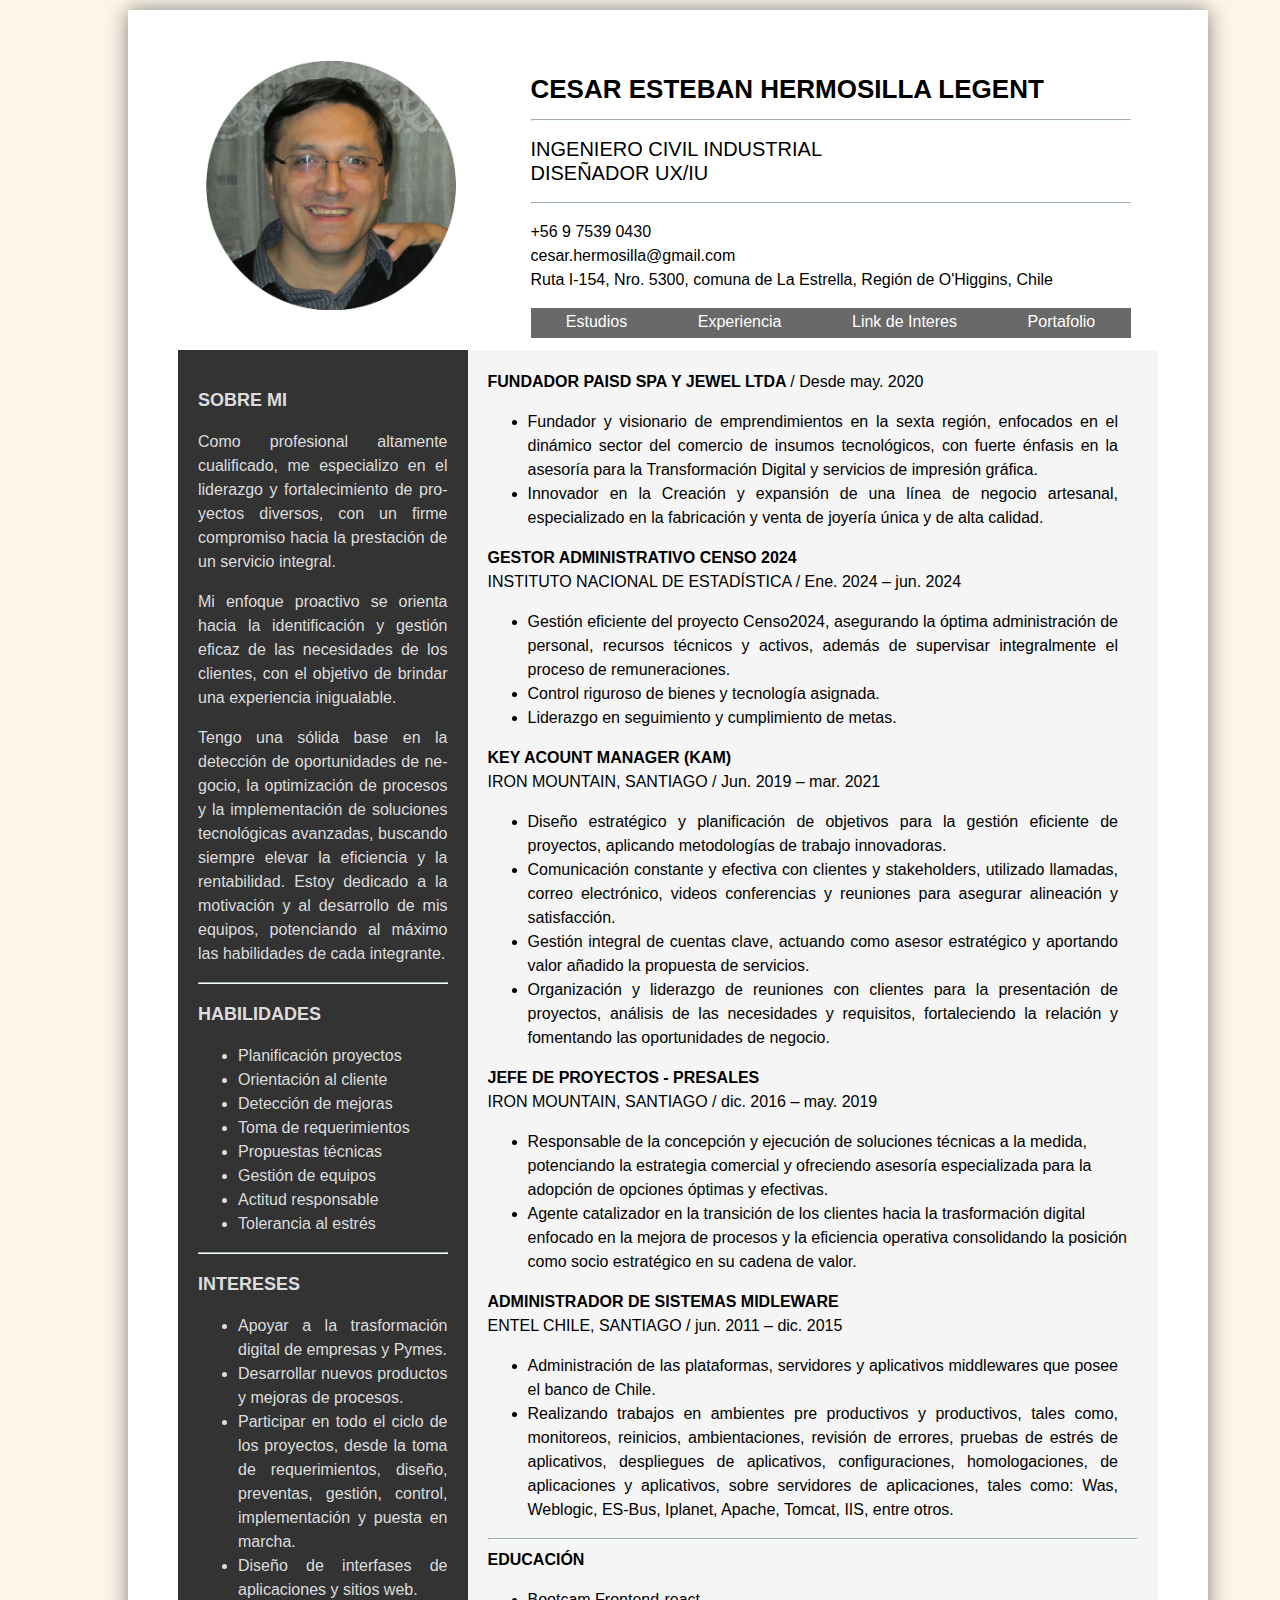
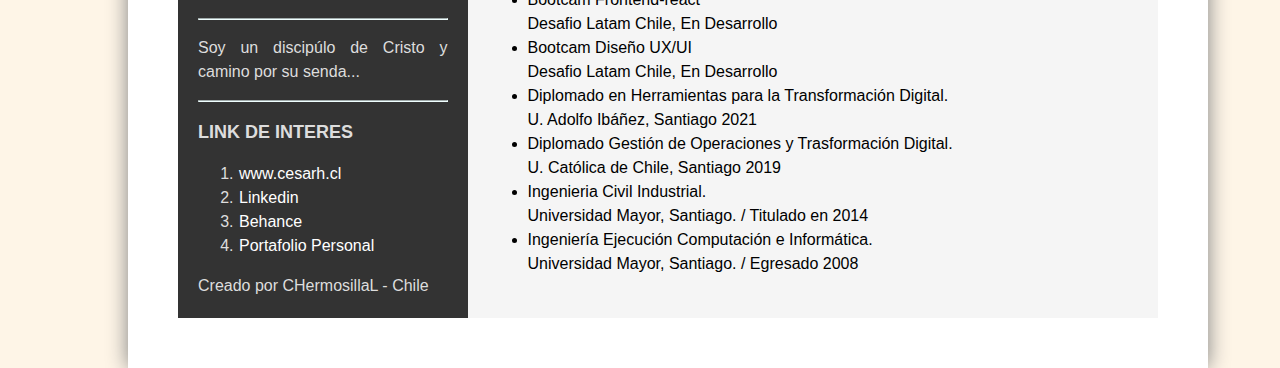
<file: index.html>
<!DOCTYPE html>
<html lang="es-cl">
<head>
    <meta charset="UTF-8">
    <meta name="viewport" content="whidt-device-width, initial-scale=1.0">
    <link rel="stylesheet" href="./assets/css/style.css">
    <title>Curriculum Cesar Hermosilla Legent</title>
    </head>
<body>
    <section class="contenedor">
        <header class="header">
            <div class="foto">
                <img src="./assets/img/chl.png" width="250" height="250" alt="Cesar Hermosilla" >
            </div>
            <navbar class="cabecera">
                <h1>CESAR ESTEBAN HERMOSILLA LEGENT</h1> <!-- Se agrega comentario y nombre de este hermosilla legent-->
                <hr>
                <h2>INGENIERO CIVIL INDUSTRIAL <br> DISEÑADOR UX/IU</h2>
                <hr>
                <p>
                    +56 9 7539 0430<br>cesar.hermosilla@gmail.com<br>
                    Ruta I-154, Nro. 5300, comuna de La Estrella, Región de O'Higgins, Chile
                </p>
                <navbar class="nav">

                    <a href="#Educacion">Estudios</a>
                    <a href="#Experiencia">Experiencia</a>
                    <a href="#footer">Link de Interes</a>
                    <a href="portafolio.html" target="_blank">Portafolio</a>
                </navbar>
            </div>
        </header>
        <section class="cuerpo">
            <div class="zona_iz">
                <h3>SOBRE MI </h3>
                <p>
                    Como profesional altamente cualificado, me especializo en el liderazgo y fortalecimiento 
                    de pro-yectos diversos, con un firme compromiso hacia la prestación de un servicio integral.
                </p> 
                <p>
                    Mi enfoque proactivo se orienta hacia la identificación y gestión eficaz de las necesidades de los clientes, 
                    con el objetivo de brindar una experiencia inigualable. 
                </p>
                <p>
                    Tengo una sólida base en la detección de oportunidades de ne-gocio,
                    la optimización de procesos y la implementación de soluciones tecnológicas avanzadas, buscando
                    siempre elevar la eficiencia y la rentabilidad. Estoy dedicado a la motivación y al desarrollo de mis equipos,
                    potenciando al máximo las habilidades de cada integrante.
                </p>
                <hr>
                <h3>HABILIDADES</h3>
                <ul>
                    <li>Planificación proyectos</li>
                    <li>Orientación al cliente</li>
                    <li>Detección de mejoras</li>
                    <li>Toma de requerimientos</li>
                    <li>Propuestas técnicas</li>
                    <li>Gestión de equipos</li>
                    <li>Actitud responsable</li>
                    <li>Tolerancia al estrés</li>
                </ul>
                <hr>
                    <h3>INTERESES</h3>
                    <ul>
                        <li>Apoyar a la trasformación digital de empresas y Pymes.</li>
                        <li>Desarrollar nuevos productos y mejoras de procesos.</li>
                        <li>Participar en todo el ciclo de los proyectos, desde la toma de requerimientos, diseño, 
                            preventas, gestión, control, implementación y puesta en marcha.</li>
                        <li>Diseño de interfases de aplicaciones y sitios web.</li>
                    </ul>
                <hr>
                <p>
                    <p>Soy un discipúlo de Cristo y camino por su senda...</p>
                <hr>
                <footer id="footer">
                    <h3>LINK DE INTERES</h3>
                    <ol style="font-weight: 300; text-align: justify; margin-right: 20px ">
                        <li><a href="https://cesarh.cl" target="_blank">www.cesarh.cl</a></li>
                        <li><a href="https://www.linkedin.com/in/cesarhermosilla1/" target="_blank">Linkedin</a></li>
                        <li><a href="https://www.behance.net/cesarher" target="_blank">Behance</a></li>
                        <li><a href="https://cesarh.cl/portafolio.html" target="_blank">Portafolio Personal</a></li>
                    </ol>
                    Creado por CHermosillaL - Chile
                </footer>
            </div>
            <div class="zona_dr">
                <div id="Experiencia">
                    <b>FUNDADOR PAISD SPA Y JEWEL LTDA </b> / Desde may. 2020
                    <ul style="font-weight: 300; text-align: justify; margin-right: 20px">
                        <li>Fundador y visionario de emprendimientos en la sexta región, enfocados en el
                            dinámico sector del comercio de insumos tecnológicos, con fuerte énfasis en la
                            asesoría para la Transformación Digital y servicios de impresión gráfica.
                        </li>
                        <li>Innovador en la Creación y expansión de una línea de negocio artesanal,
                            especializado en la fabricación y venta de joyería única y de alta calidad.
                        </li>
                    </ul>
                    <b>GESTOR ADMINISTRATIVO CENSO 2024</b><br>INSTITUTO NACIONAL DE ESTADÍSTICA / Ene. 2024 – jun. 2024
                    <ul style="font-weight: 300; text-align: justify; margin-right: 20px ">
                        <li>Gestión eficiente del proyecto Censo2024, asegurando la óptima administración de
                            personal, recursos técnicos y activos, además de supervisar integralmente el proceso
                            de remuneraciones.
                        </li>
                        <li>Control riguroso de bienes y tecnología asignada.</li>
                        <li>Liderazgo en seguimiento y cumplimiento de metas.</li>
                    </ul>
                    <b>KEY ACOUNT MANAGER (KAM)</b><br>IRON MOUNTAIN, SANTIAGO / Jun. 2019 – mar. 2021
                    <ul style="font-weight: 300; text-align: justify; margin-right: 20px">
                        <li>
                            Diseño estratégico y planificación de objetivos para la gestión eficiente de proyectos,
                            aplicando metodologías de trabajo innovadoras.
                        </li>
                        <li>
                            Comunicación constante y efectiva con clientes y stakeholders, utilizado llamadas,
                            correo electrónico, videos conferencias y reuniones para asegurar alineación y
                            satisfacción.
                        </li>
                        <li>
                            Gestión integral de cuentas clave, actuando como asesor estratégico y aportando
                            valor añadido la propuesta de servicios.
                        </li>
                        <li>
                            Organización y liderazgo de reuniones con clientes para la presentación de
                            proyectos, análisis de las necesidades y requisitos, fortaleciendo la relación y
                            fomentando las oportunidades de negocio.
                        </li>

                    </ul>
                    <b>JEFE DE PROYECTOS - PRESALES</b><br>IRON MOUNTAIN, SANTIAGO / dic. 2016 – may. 2019
                    <ul >
                        <li>
                            Responsable de la concepción y ejecución de soluciones técnicas a la medida,
                            potenciando la estrategia comercial y ofreciendo asesoría especializada para la
                            adopción de opciones óptimas y efectivas.
                        </li>
                        <li>
                            Agente catalizador en la transición de los clientes hacia la trasformación digital
                            enfocado en la mejora de procesos y la eficiencia operativa consolidando la posición
                            como socio estratégico en su cadena de valor.
                        </li>
                    </ul>
                    <b>ADMINISTRADOR DE SISTEMAS MIDLEWARE</b><br>ENTEL CHILE, SANTIAGO / jun. 2011 – dic. 2015
                    <ul style="font-weight: 300; text-align: justify; margin-right: 20px">
                        <li>
                            Administración de las plataformas, servidores y aplicativos middlewares que posee el banco de Chile.
                        </li>
                        <li>
                            Realizando trabajos en ambientes pre productivos y productivos, tales como, monitoreos, reinicios, ambientaciones,
                            revisión de errores, pruebas de estrés de aplicativos, despliegues de aplicativos, configuraciones, homologaciones,
                            de aplicaciones y aplicativos, sobre servidores de aplicaciones, tales como: Was, Weblogic, ES-Bus, Iplanet,
                            Apache, Tomcat, IIS, entre otros.
                        </li>
                    </ul>
                </div>
                <hr>
                <div id="Educacion" >
                    <b>EDUCACIÓN</b><br>
                    <ul style="font-weight: 300">
                        <li><b>Bootcam Frontend-react</b><br>Desafio Latam Chile, En Desarrollo</li>
                        <li><b>Bootcam Diseño UX/UI</b><br>Desafio Latam Chile, En Desarrollo</li>
                        <li><b>Diplomado en Herramientas para la Transformación Digital.</b><br>U. Adolfo Ibáñez, Santiago 2021</li>
                        <li><b>Diplomado Gestión de Operaciones y Trasformación Digital. </b><br>U. Católica de Chile, Santiago 2019</li>
                        <li><b>Ingenieria Civil Industrial.</b> <br> Universidad Mayor, Santiago. / Titulado en 2014</li>
                        <li><b>Ingeniería Ejecución Computación e Informática. </b><br> Universidad Mayor, Santiago. / Egresado 2008</li>
                    </ul>
                </div>
            </div>
        </section>
</body>

</html>
</file>
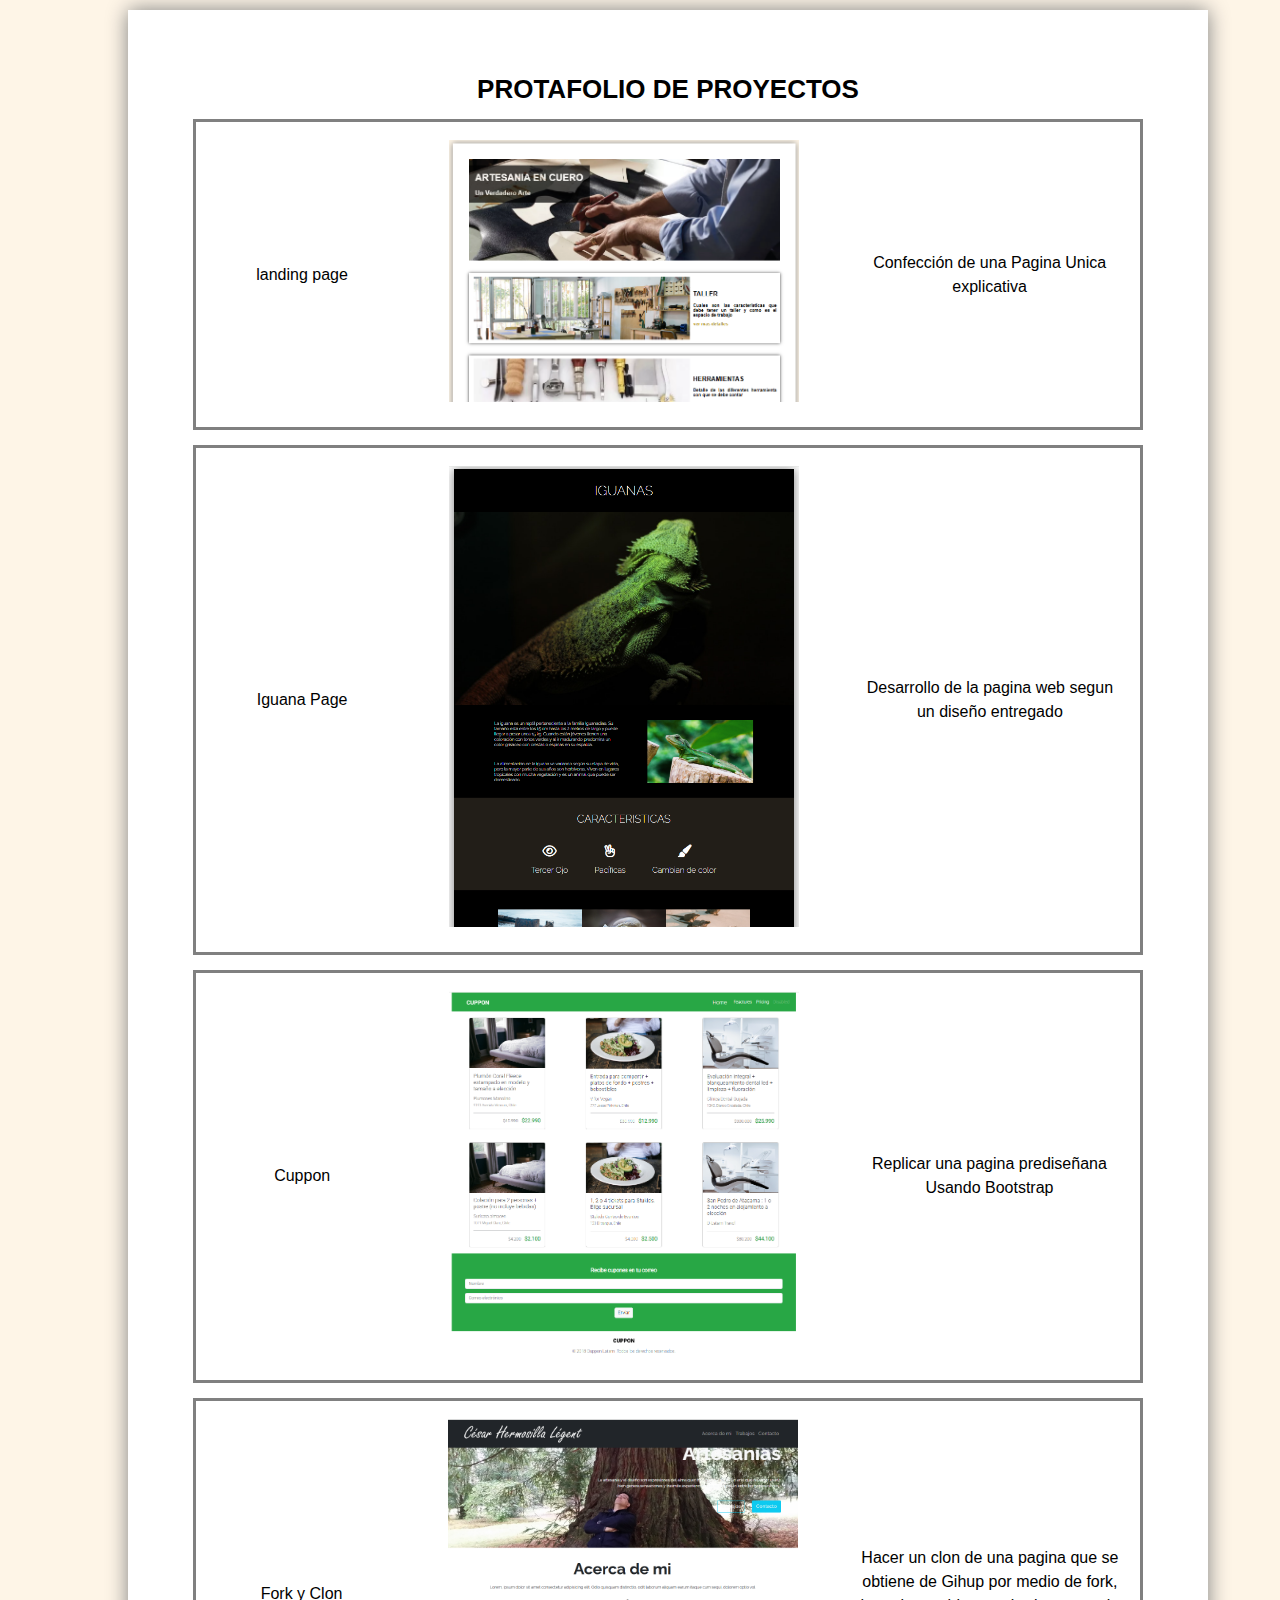
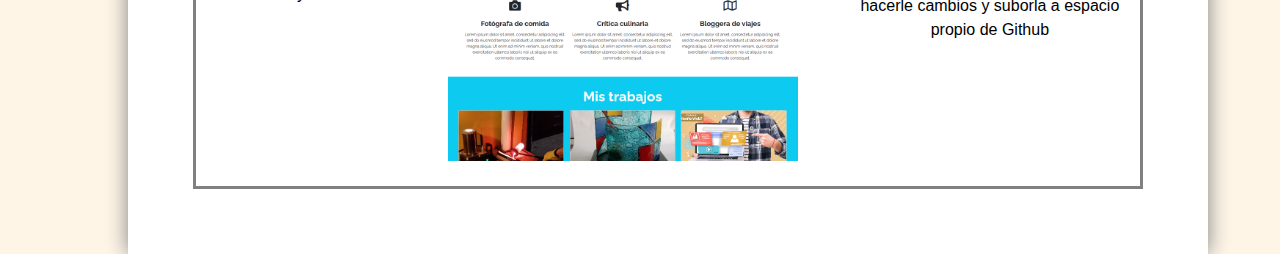
<file: portafolio.html>
<!DOCTYPE html>
<html lang="es">
<head>
    <meta charset="UTF-8">
    <meta name="viewport" content="width=device-width, initial-scale=1.0">
    <link rel="stylesheet" href="./assets/css/style.css">
    <title>Portafolio Chermosillal</title>
</head>
<body>
    <section class="contenedor centro">
        <h1>PROTAFOLIO DE PROYECTOS</h1>
        <table>
            <tr>
                <td class="td1">landing page</td>
                <td class="td2"><img src="./assets/img/PROY1.png" width="350" alt="Landing Page"></td>
                <td class="td3">Confección de una Pagina Unica explicativa</td>
        </table>
        <table>
            <tr>
                <td class="td1">Iguana Page</td>
                <td class="td2"><img src="./assets/img/PROY2.png" width="350" alt="Iguana Page"></td>
                <td class="td3">Desarrollo de la pagina web segun un diseño entregado</td>
        </table>
        <table>
            <tr>
                <td class="td1">Cuppon</td>
                <td class="td2"><img src="./assets/img/PROY3.png" width="350" alt="Cuppon"></td>
                <td class="td3">Replicar una pagina prediseñana Usando Bootstrap</td>
        </table>
        <table>
            <tr>
                <td class="td1">Fork y Clon</td>
                <td class="td2"><img src="./assets/img/PROY4.png" width="350"alt="Fork y clon"></td>
                <td class="td3">Hacer un clon de una pagina que se obtiene de Gihup por medio de fork, hacerle cambios y suborla a espacio propio de Github</td>
        </table>

    </section>
</body>
</html>
</file>
<file: assets/css/style.css>
*{
    font-family:Arial, Helvetica, sans-serif;
    line-height:1.5rem;
    font-size: 16px;
 }
 body { 
    width: 1024px;
    margin:0px auto;
    background-color: #fef5e7;
}
.contenedor{
    width: 980px;
    background-color: #ffffff;
    padding: 50px;
    margin-top: 10px;
    box-shadow: 0px 0px 20px grey;
}
.header{
    height: 270px;
    display: flex;
    justify-content: space-around;
}
.foto{
    width: 250px;
    height: 250px;
}
.cabecera{
    padding-left: 20px;
}
.nav{
    height: 30px;
    display: flex;
    justify-content: space-around;
    background-color: dimgray;
    width: 600px;
}
.cuerpo{
    display: flex;
    margin-top: 20px;
}
.zona_iz{
    width: 280px;
    background-color:#333333;
    padding: 20px;
    color: #dddddd;
    text-align:justify;
    font-size: 14px;

}
.zona_dr{
    width: 730px;
    background-color: #f5f5f5;
    padding: 20px;
}
h1{
    font-size: 26px;
    font-weight: 650;
}
h2{
    font-size: 20px;
    font-weight: 300;
}
h3{
    font-size: 18px;
    font-weight: 600;
}
hr{
    border-color:azure;
}
a{ /* Manejamos las caracteristicas de los links*/
    outline: none;
    text-decoration: none;
    padding: 2px 1px 0;
    }
    a:link {
    color: #fff;
    }
    a:visited {
    color: #fff;
    }
    a:hover {
    border-bottom: 2px solid;
    color:goldenrod;
    }
table{
    margin: 15px;
    padding: 15px;
    border-style:solid;
    width: 950px;
    }
.centro{
    text-align: center;
    align-items: center;
}
.td1{
    width: 200px;
}
.td2{
    width: 480px;
    text-align: center;
}
.td3{
    width: 300px;
}
</file>
